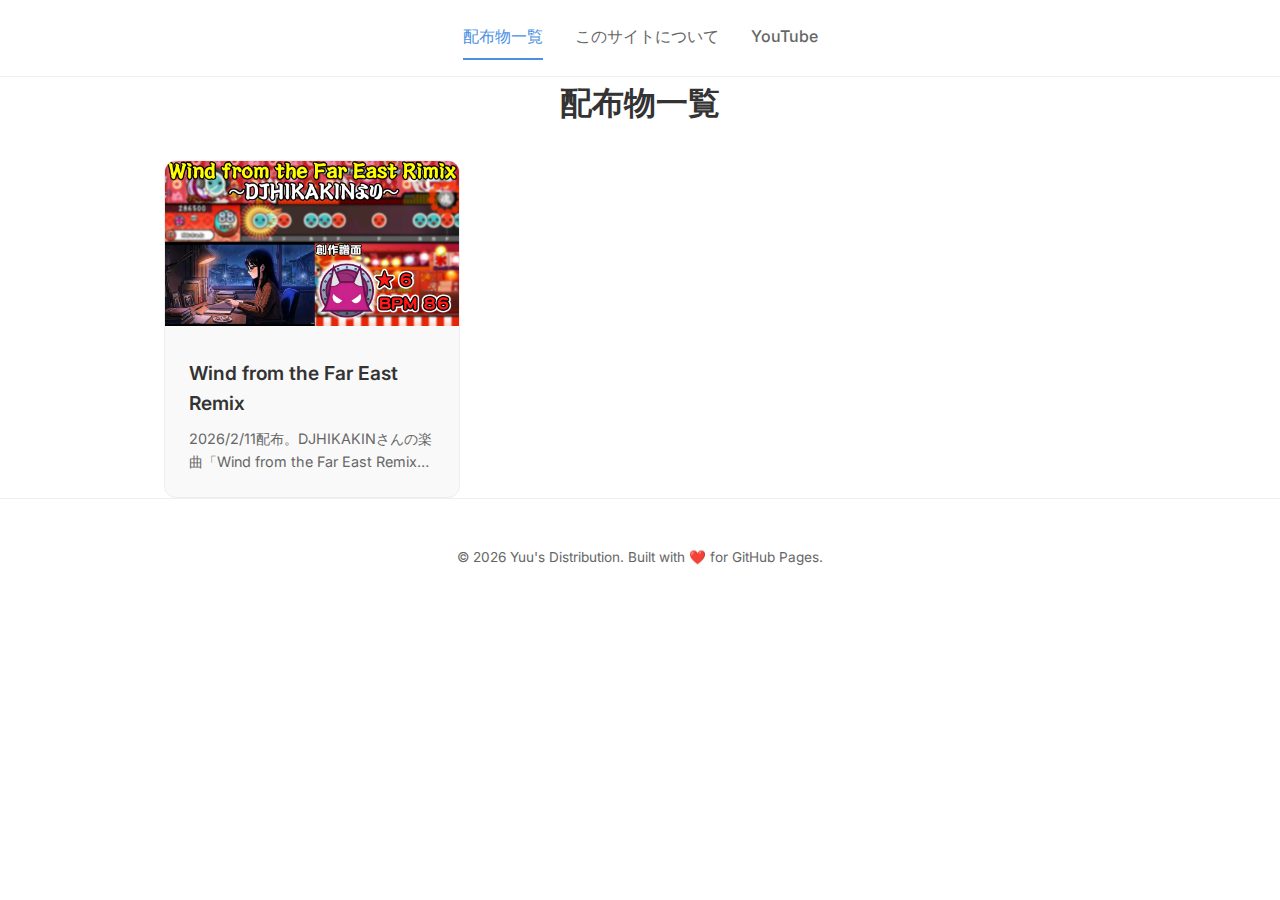
<file: index.html>
<!DOCTYPE html>
<html lang="ja">

<head>
    <meta charset="UTF-8">
    <meta name="viewport" content="width=device-width, initial-scale=1.0">
    <title>配布物一覧 - Yuu's Distribution</title>
    <link rel="stylesheet" href="css/style.css">
    <link rel="preconnect" href="https://fonts.googleapis.com">
    <link rel="preconnect" href="https://fonts.gstatic.com" crossorigin>
    <link href="https://fonts.googleapis.com/css2?family=Inter:wght@400;500;600&display=swap" rel="stylesheet">
</head>

<body>
    <header>
        <div class="container">
            <nav>
                <a href="index.html" class="nav-link active">配布物一覧</a>
                <a href="about.html" class="nav-link">このサイトについて</a>
                <a href="https://www.youtube.com/@naenano_yukkuri" target="_blank" rel="noopener" class="nav-link">YouTube</a>
            </nav>
        </div>
    </header>

    <main class="container">
        <h1>配布物一覧</h1>

        <div id="item-grid" class="item-grid">
            <!-- Items will be loaded here via JavaScript -->
            <p style="text-align: center; grid-column: 1/-1;">読み込み中...</p>
        </div>
    </main>

    <script src="data/items.js"></script>
    <script>
        function loadItems() {
            const grid = document.getElementById('item-grid');
            try {
                // uses the variable 'distributionItems' from data/items.js
                const items = distributionItems;

                grid.innerHTML = ''; // Clear loading message

                items.forEach((item, index) => {
                    const card = document.createElement('a');
                    card.href = `${item.folder}/index.html`;
                    card.className = 'item-card';
                    card.style.animationDelay = `${index * 0.1}s`;

                    card.innerHTML = `
                        <img src="${item.folder}/image.png" alt="${item.title}" class="item-image" onerror="this.src='data:image/svg+xml;charset=UTF-8,%3Csvg%20width%3D%22320%22%20height%3D%22180%22%20xmlns%3D%22http%3A%2F%2Fwww.w3.org%2F2000%2Fsvg%22%3E%3Crect%20width%3D%22320%22%20height%3D%22180%22%20fill%3D%22%23eee%22%2F%3E%3Ctext%20x%3D%2250%25%22%20y%3D%2250%25%22%20font-family%3D%22Arial%22%20font-size%3D%2218%22%20fill%3D%22%23999%22%20text-anchor%3D%22middle%22%20dy%3D%22.3em%22%3ENo%20Image%3C%2Ftext%3E%3C%2Fsvg%3E'">
                        <div class="item-content">
                            <h2 class="item-title">${item.title}</h2>
                            <p class="item-desc">${item.about}</p>
                        </div>
                    `;
                    grid.appendChild(card);
                });
            } catch (error) {
                console.error('Error loading items:', error);
                grid.innerHTML = '<p style="text-align: center; grid-column: 1/-1;">データの読み込みに失敗しました。</p>';
            }
        }

        loadItems();
    </script>

    <footer>
        <div class="container">
            <p>&copy; 2026 Yuu's Distribution. Built with ❤️ for GitHub Pages.</p>
        </div>
    </footer>
</body>

</html>
</file>
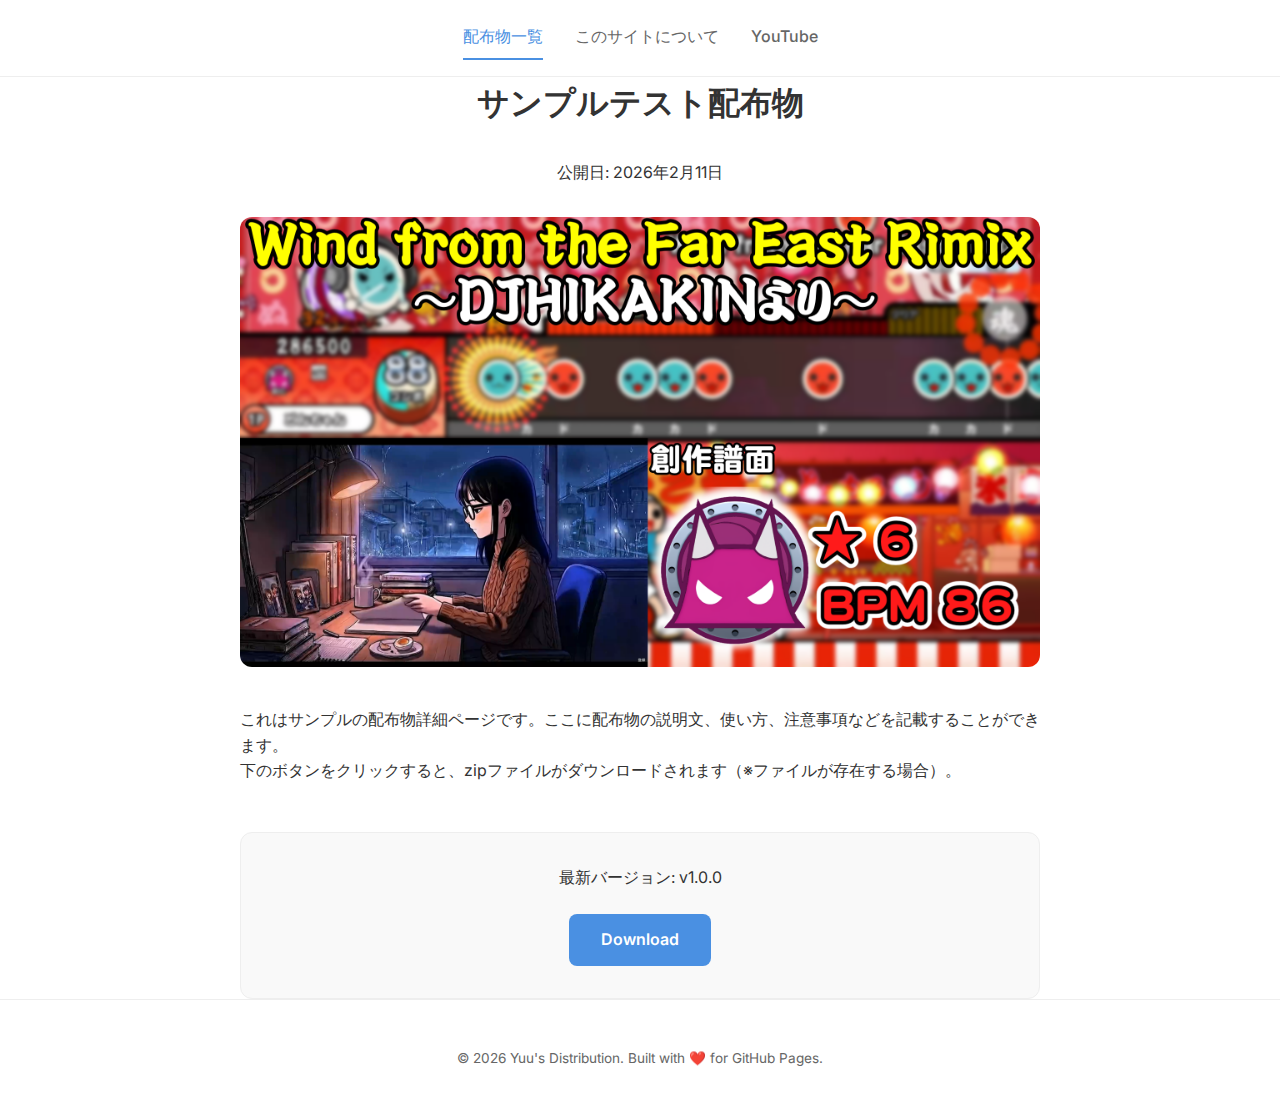
<file: haihubutsu/DJHK/index.html>
<!DOCTYPE html>
<html lang="ja">

<head>
    <meta charset="UTF-8">
    <meta name="viewport" content="width=device-width, initial-scale=1.0">
    <title>サンプルテスト配布物 - Yuu's Distribution</title>
    <link rel="stylesheet" href="../../css/style.css">
    <link rel="preconnect" href="https://fonts.googleapis.com">
    <link rel="preconnect" href="https://fonts.gstatic.com" crossorigin>
    <link href="https://fonts.googleapis.com/css2?family=Inter:wght@400;500;600&display=swap" rel="stylesheet">
</head>

<body>
    <header>
        <div class="container">
            <nav>
                <a href="../../index.html" class="nav-link active">配布物一覧</a>
                <a href="../../about.html" class="nav-link">このサイトについて</a>
                <a href="https://www.youtube.com/" target="_blank" rel="noopener" class="nav-link">YouTube</a>
            </nav>
        </div>
    </header>

    <main class="container">
        <div class="detail-container">
            <div class="detail-header">
                <h1>サンプルテスト配布物</h1>
                <p class="secondary-text">公開日: 2026年2月11日</p>
            </div>

            <img src="./image.png" alt="サンプル配布物詳細" class="detail-image"
                onerror="this.src='data:image/svg+xml;charset=UTF-8,%3Csvg%20width%3D%22800%22%20height%3D%22450%22%20xmlns%3D%22http%3A%2F%2Fwww.w3.org%2F2000%2Fsvg%22%3E%3Crect%20width%3D%22800%22%20height%3D%22450%22%20fill%3D%22%23eee%22%2F%3E%3Ctext%20x%3D%2250%25%22%20y%3D%2250%25%22%20font-family%3D%22Arial%22%20font-size%3D%2224%22%20fill%3D%22%23999%22%20text-anchor%3D%22middle%22%20dy%3D%22.3em%22%3ENo%20Image%3C%2Ftext%3E%3C%2Fsvg%3E'">

            <div class="detail-content">
                <p>これはサンプルの配布物詳細ページです。ここに配布物の説明文、使い方、注意事項などを記載することができます。</p>
                <p>下のボタンをクリックすると、zipファイルがダウンロードされます（※ファイルが存在する場合）。</p>
            </div>

            <div class="download-area">
                <p style="margin-bottom: 1.5rem;">最新バージョン: v1.0.0</p>
                <a href="file/LFHR.HIKAKINDJ.zip" download class="btn">Download</a>
            </div>
        </div>
    </main>

    <footer>
        <div class="container">
            <p>&copy; 2026 Yuu's Distribution. Built with ❤️ for GitHub Pages.</p>
        </div>
    </footer>
</body>

</html>
</file>
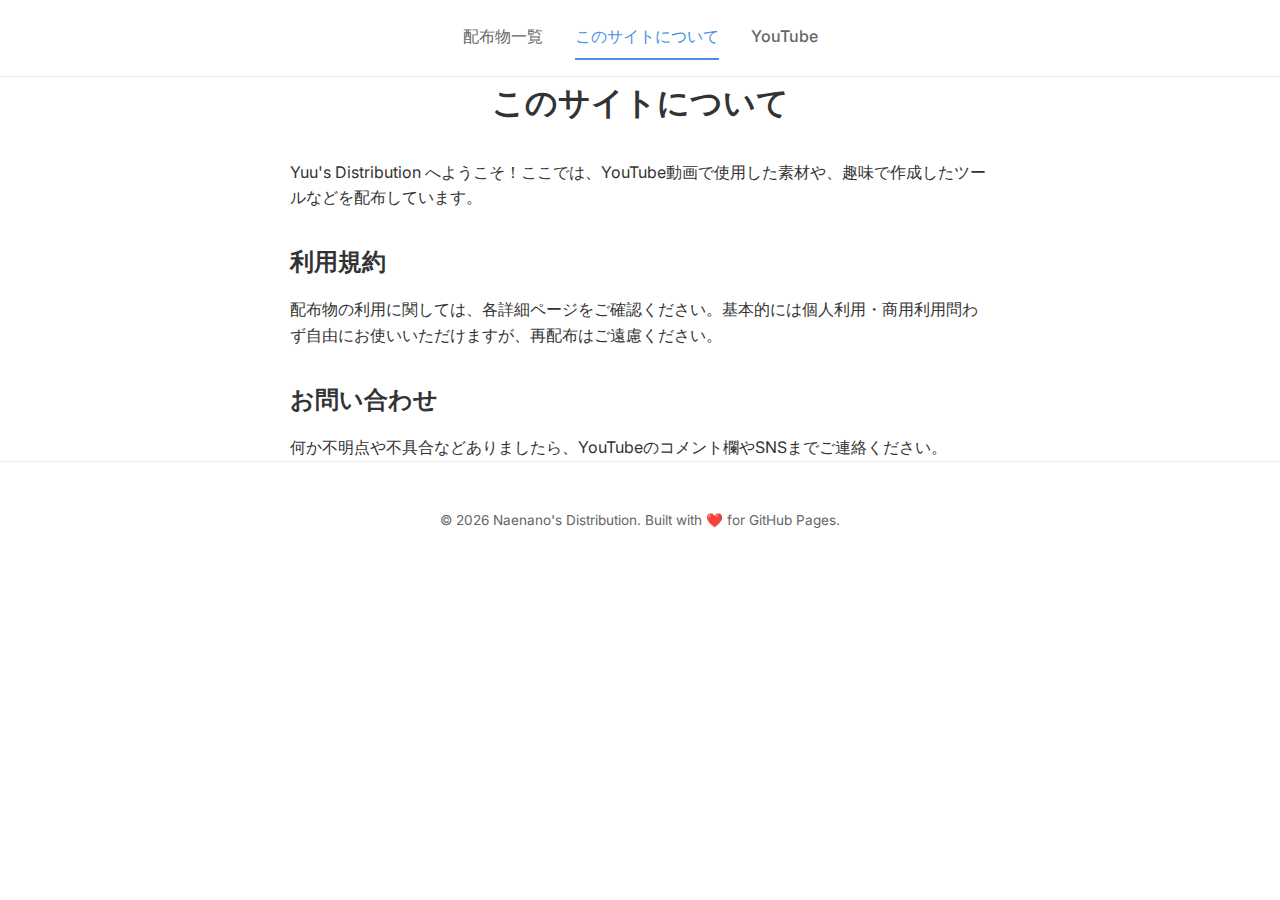
<file: about.html>
<!DOCTYPE html>
<html lang="ja">

<head>
    <meta charset="UTF-8">
    <meta name="viewport" content="width=device-width, initial-scale=1.0">
    <title>このサイトについて - Naenano's Distribution</title>
    <link rel="stylesheet" href="css/style.css">
    <link rel="preconnect" href="https://fonts.googleapis.com">
    <link rel="preconnect" href="https://fonts.gstatic.com" crossorigin>
    <link href="https://fonts.googleapis.com/css2?family=Inter:wght@400;500;600&display=swap" rel="stylesheet">
</head>

<body>
    <header>
        <div class="container">
            <nav>
                <a href="index.html" class="nav-link">配布物一覧</a>
                <a href="about.html" class="nav-link active">このサイトについて</a>
                <a href="https://www.youtube.com/@naenano_yukkuri" target="_blank" rel="noopener" class="nav-link">YouTube</a>
            </nav>
        </div>
    </header>

    <main class="container">
        <div class="about-section">
            <h1>このサイトについて</h1>
            <p>Yuu's Distribution へようこそ！ここでは、YouTube動画で使用した素材や、趣味で作成したツールなどを配布しています。</p>

            <h2>利用規約</h2>
            <p>配布物の利用に関しては、各詳細ページをご確認ください。基本的には個人利用・商用利用問わず自由にお使いいただけますが、再配布はご遠慮ください。</p>

            <h2>お問い合わせ</h2>
            <p>何か不明点や不具合などありましたら、YouTubeのコメント欄やSNSまでご連絡ください。</p>
        </div>
    </main>

    <footer>
        <div class="container">
            <p>&copy; 2026 Naenano's Distribution. Built with ❤️ for GitHub Pages.</p>
        </div>
    </footer>
</body>


</html>
</file>
<file: css/style.css>
:root {
    --bg-color: #ffffff;
    --text-color: #333333;
    --card-bg: #f9f9f9;
    --nav-bg: #ffffff;
    --accent-color: #4a90e2;
    --accent-hover: #357abd;
    --border-color: #eeeeee;
    --secondary-text: #666666;
    --transition-speed: 0.3s;
}

@media (prefers-color-scheme: dark) {
    :root {
        --bg-color: #121212;
        --text-color: #e0e0e0;
        --card-bg: #1e1e1e;
        --nav-bg: #1e1e1e;
        --accent-color: #64b5f6;
        --accent-hover: #90caf9;
        --border-color: #333333;
        --secondary-text: #aaaaaa;
    }
}

* {
    margin: 0;
    padding: 0;
    box-sizing: border-box;
}

body {
    font-family: 'Inter', -apple-system, BlinkMacSystemFont, "Segoe UI", Roboto, sans-serif;
    background-color: var(--bg-color);
    color: var(--text-color);
    line-height: 1.6;
    transition: background-color var(--transition-speed), color var(--transition-speed);
}

a {
    text-decoration: none;
    color: inherit;
}

header {
    position: sticky;
    top: 0;
    z-index: 100;
    background-color: var(--nav-bg);
    border-bottom: 1px solid var(--border-color);
    padding: 1rem 0;
}

.container {
    max-width: 1000px;
    margin: 0 auto;
    padding: 0 1.5rem;
}

nav {
    display: flex;
    justify-content: center;
    gap: 2rem;
}

.nav-link {
    font-weight: 500;
    color: var(--secondary-text);
    transition: color var(--transition-speed);
    padding: 0.5rem 0;
    border-bottom: 2px solid transparent;
}

.nav-link:hover,
.nav-link.active {
    color: var(--accent-color);
}

.nav-link.active {
    border-bottom-color: var(--accent-color);
}

main {
    padding: 3rem 0;
}

h1 {
    font-size: 2rem;
    margin-bottom: 2rem;
    text-align: center;
}

.item-grid {
    display: grid;
    grid-template-columns: repeat(auto-fill, minmax(280px, 1fr));
    gap: 2rem;
}

.item-card {
    background-color: var(--card-bg);
    border-radius: 12px;
    overflow: hidden;
    border: 1px solid var(--border-color);
    transition: transform var(--transition-speed), box-shadow var(--transition-speed);
    cursor: pointer;
}

.item-card:hover {
    transform: translateY(-5px);
    box-shadow: 0 10px 20px rgba(0, 0, 0, 0.1);
}

.item-image {
    width: 100%;
    aspect-ratio: 16 / 9;
    object-fit: cover;
    background-color: #ddd;
}

.item-content {
    padding: 1.5rem;
}

.item-title {
    font-size: 1.2rem;
    font-weight: 600;
    margin-bottom: 0.5rem;
}

.item-desc {
    font-size: 0.9rem;
    color: var(--secondary-text);
    display: -webkit-box;
    -webkit-line-clamp: 2;
    -webkit-box-orient: vertical;
    line-clamp: 2;
    overflow: hidden;
}

.btn {
    display: inline-block;
    padding: 0.8rem 2rem;
    background-color: var(--accent-color);
    color: white;
    border-radius: 8px;
    font-weight: 600;
    border: none;
    cursor: pointer;
    transition: background-color var(--transition-speed), transform 0.1s;
    text-align: center;
}

.btn:hover {
    background-color: var(--accent-hover);
    transform: scale(1.02);
}

.btn:active {
    transform: scale(0.98);
}

footer {
    padding: 3rem 0;
    text-align: center;
    border-top: 1px solid var(--border-color);
    color: var(--secondary-text);
    font-size: 0.85rem;
}

/* About Page */
.about-section {
    max-width: 700px;
    margin: 0 auto;
}

.about-section h2 {
    margin: 2rem 0 1rem;
}

/* Detail Page */
.detail-container {
    max-width: 800px;
    margin: 0 auto;
}

.detail-header {
    margin-bottom: 2rem;
    text-align: center;
}

.detail-image {
    width: 100%;
    border-radius: 12px;
    margin-bottom: 2rem;
}

.download-area {
    margin-top: 3rem;
    padding: 2rem;
    background-color: var(--card-bg);
    border-radius: 12px;
    text-align: center;
    border: 1px solid var(--border-color);
}

@media (max-width: 600px) {
    nav {
        gap: 1rem;
    }

    h1 {
        font-size: 1.5rem;
    }
}

/* Animations */
@keyframes fadeInUp {
    from {
        opacity: 0;
        transform: translateY(20px);
    }

    to {
        opacity: 1;
        transform: translateY(0);
    }
}

.item-card,
.about-section,
.detail-container,
h1 {
    animation: fadeInUp 0.8s cubic-bezier(0.16, 1, 0.3, 1) both;
}

/* Stagger targets */
.item-card:nth-child(2) {
    animation-delay: 0.1s;
}

.item-card:nth-child(3) {
    animation-delay: 0.2s;
}

.item-card:nth-child(4) {
    animation-delay: 0.3s;
}
</file>
